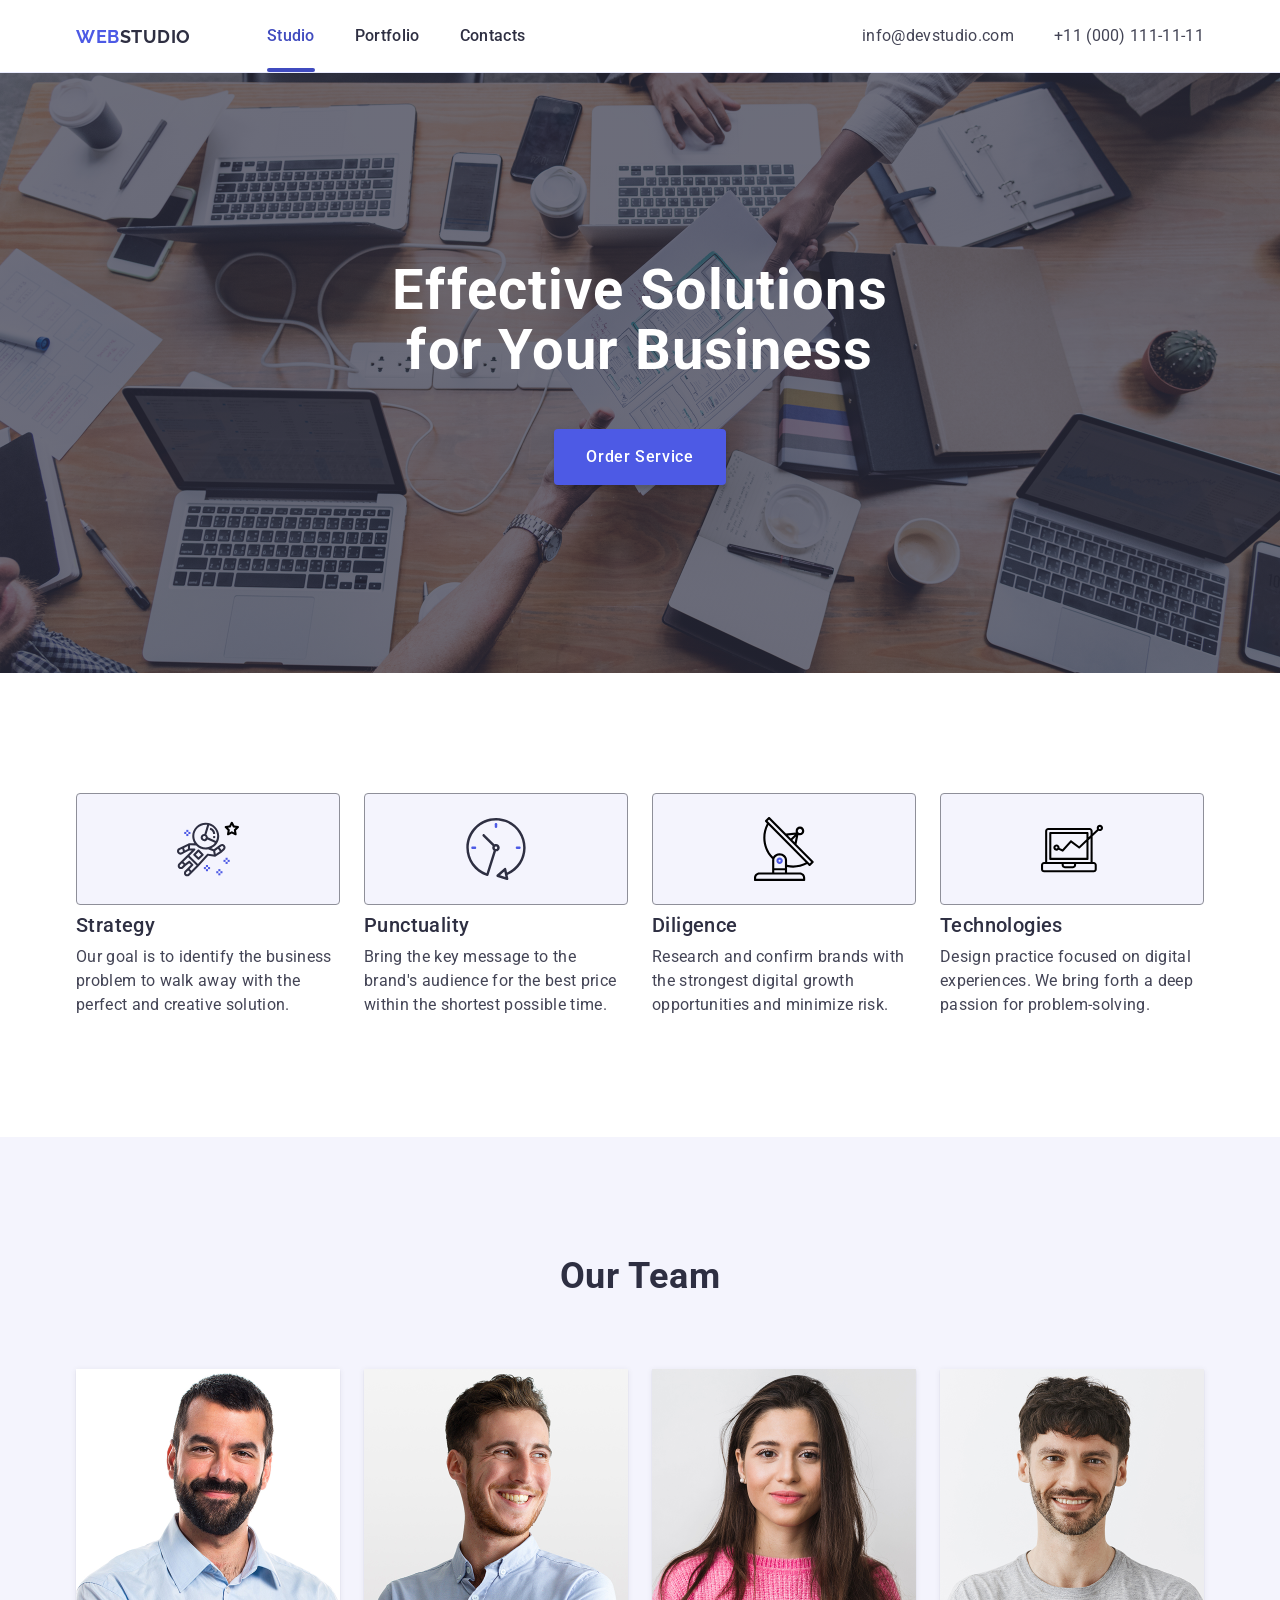
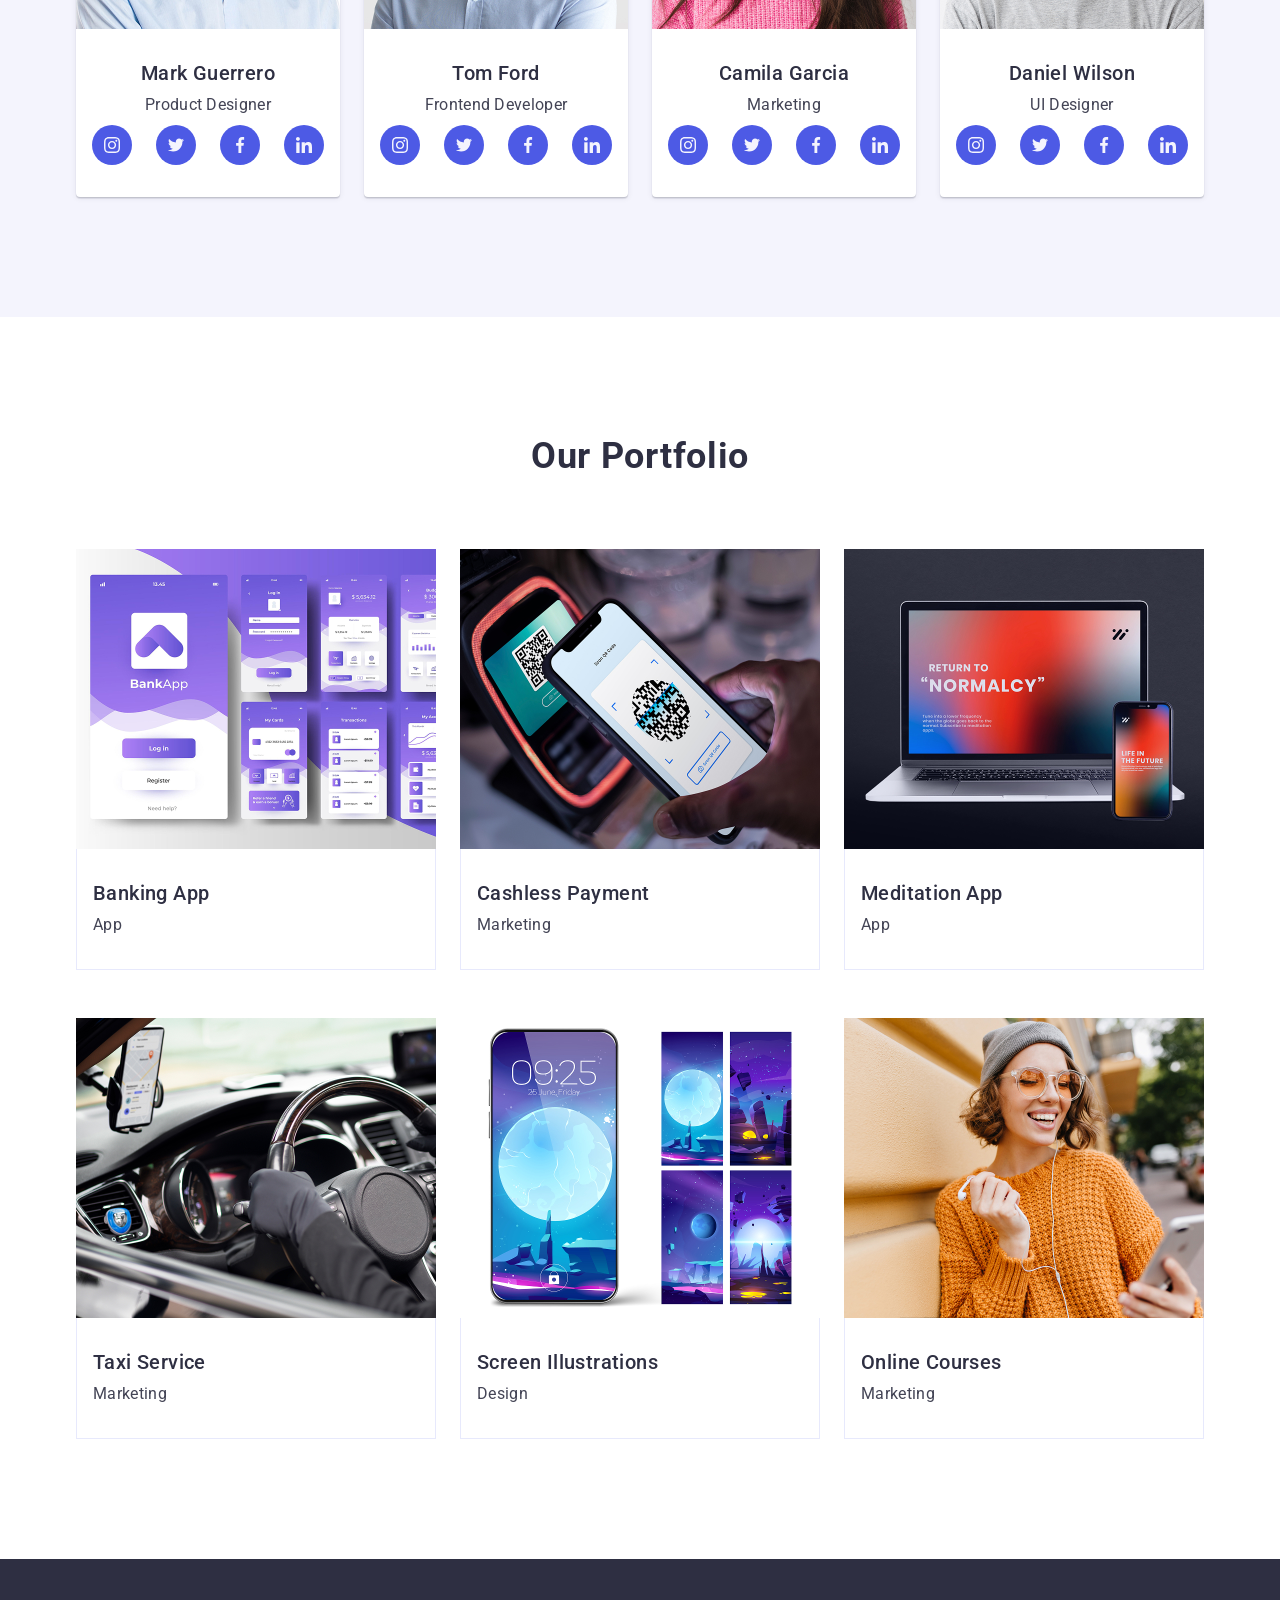
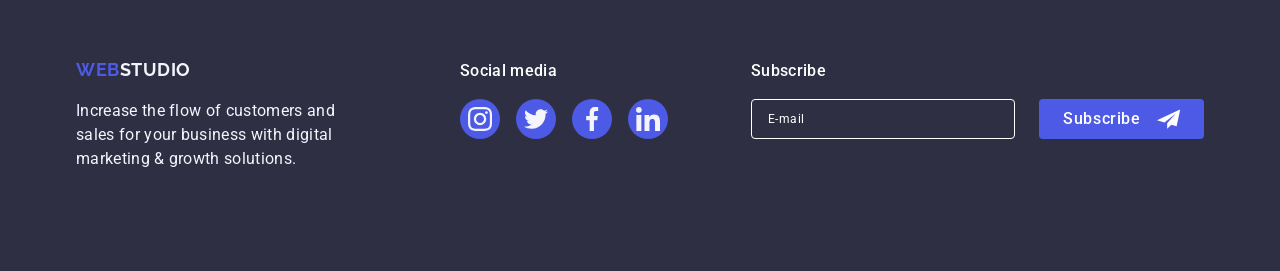
<file: index.html>
<!DOCTYPE html>
<html lang="en">
  <head>
    <meta charset="UTF-8" />
    <meta name="viewport" content="width=device-width, initial-scale=1.0" />
    <title>WebStudio is a company of effective business solutions</title>
    <link
      rel="stylesheet"
      href="https://cdnjs.cloudflare.com/ajax/libs/modern-normalize/3.0.1/modern-normalize.min.css"
    />
    <link rel="preconnect" href="https://fonts.googleapis.com" />
    <link rel="preconnect" href="https://fonts.gstatic.com" crossorigin />
    <link
      href="https://fonts.googleapis.com/css2?family=Raleway:wght@700&family=Roboto:wght@100..900&display=swap"
      rel="stylesheet"
    />
    <link rel="stylesheet" href="./css/styles.css" />
  </head>
  <body>
    <header class="header">
      <div class="container header-container">
        <a class="logo" href="./index.html"
          >Web<span class="header-logo">Studio</span></a
        >
        <!--Navigation-->
        <nav>
          <ul class="nav-menu">
            <li class="nav-menu-item">
              <a class="nav-link-item current" href="./index.html">Studio</a>
            </li>
            <li class="nav-menu-item">
              <a class="nav-link-item" href="#">Portfolio</a>
            </li>
            <li class="nav-menu-item">
              <a class="nav-link-item" href="#">Contacts</a>
            </li>
          </ul>
        </nav>
        <!--Contact info-->
        <address class="contact-wrapper">
          <ul class="contact-list">
            <li class="contact-item">
              <a class="contact-link" href="mailto:info@devstudio.com"
                >info@devstudio.com</a
              >
            </li>
            <li class="contact-item">
              <a class="contact-link" href="tel:+110001111111"
                >+11 (000) 111-11-11</a
              >
            </li>
          </ul>
        </address>
      </div>
    </header>
    <main>
      <!--Hero section -->
      <section class="section hero-section">
        <div class="container">
          <h1 class="hero-title">Effective Solutions for Your Business</h1>
          <button class="hero-button" type="button" data-modal-open>
            Order Service
          </button>
        </div>
      </section>
      <!--section 2-->
      <section class="section features-section">
        <div class="container">
          <h2 class="section-title visually-hidden">Our Features</h2>
          <ul class="features-list">
            <li class="features-item">
              <div class="icon-wrapper">
                <svg width="64" height="64">
                  <use href="./images/icons.svg#icon-astronaut"></use>
                </svg>
              </div>
              <h3 class="features-subtitle">Strategy</h3>
              <p class="features-text">
                Our goal is to identify the business problem to walk away with
                the perfect and creative solution.
              </p>
            </li>
            <li class="features-item">
              <div class="icon-wrapper">
                <svg width="64" height="64">
                  <use href="./images/icons.svg#icon-clock"></use>
                </svg>
              </div>
              <h3 class="features-subtitle">Punctuality</h3>
              <p class="features-text">
                Bring the key message to the brand's audience for the best price
                within the shortest possible time.
              </p>
            </li>
            <li class="features-item">
              <div class="icon-wrapper">
                <svg width="64" height="64">
                  <use href="./images/icons.svg#icon-group"></use>
                </svg>
              </div>
              <h3 class="features-subtitle">Diligence</h3>
              <p class="features-text">
                Research and confirm brands with the strongest digital growth
                opportunities and minimize risk.
              </p>
            </li>
            <li class="features-item">
              <div class="icon-wrapper">
                <svg width="64" height="64">
                  <use href="./images/icons.svg#icon-vector"></use>
                </svg>
              </div>
              <h3 class="features-subtitle">Technologies</h3>
              <p class="features-text">
                Design practice focused on digital experiences. We bring forth a
                deep passion for problem-solving.
              </p>
            </li>
          </ul>
        </div>
      </section>
      <!--section 3-->
      <section class="section team-section">
        <div class="container">
          <h2 class="section-title">Our Team</h2>
          <ul class="team-list">
            <li class="team-card">
              <img
                class="team-image"
                src="./images/team-card1.jpg"
                alt="Mark Guerrero"
                width="264"
                height="260"
              />
              <div class="team-wrapper">
                <h3 class="team-subtitle">Mark Guerrero</h3>
                <p class="team-text">Product Designer</p>
                <ul class="social-links-list">
                  <li class="social-link-item">
                    <a
                      href="https://www.instagram.com/"
                      target="_blank"
                      class="social-link"
                    >
                      <svg class="social-icon" width="16" height="16">
                        <use href="./images/icons.svg#icon-instagram"></use>
                      </svg>
                    </a>
                  </li>
                  <li class="social-link-item">
                    <a
                      href="https://www.twitter.com/"
                      target="_blank"
                      class="social-link"
                    >
                      <svg class="social-icon" width="16" height="16">
                        <use href="./images/icons.svg#icon-twitter"></use>
                      </svg>
                    </a>
                  </li>
                  <li class="social-link-item">
                    <a
                      href="https://www.facebook.com/"
                      target="_blank"
                      class="social-link"
                    >
                      <svg class="social-icon" width="16" height="16">
                        <use href="./images/icons.svg#icon-facebook"></use>
                      </svg>
                    </a>
                  </li>
                  <li class="social-link-item">
                    <a
                      href="https://www.facebook.com/"
                      target="_blank"
                      class="social-link"
                    >
                      <svg class="social-icon" width="16" height="16">
                        <use href="./images/icons.svg#icon-linkedin"></use>
                      </svg>
                    </a>
                  </li>
                </ul>
              </div>
            </li>
            <li class="team-card">
              <img
                class="team-image"
                src="./images/team-card2.jpg"
                alt="Tom Ford"
                width="264"
                height="260"
              />
              <div class="team-wrapper">
                <h3 class="team-subtitle">Tom Ford</h3>
                <p class="team-text">Frontend Developer</p>
                <ul class="social-links-list">
                  <li class="social-link-item">
                    <a
                      href="https://www.instagram.com/"
                      target="_blank"
                      class="social-link"
                    >
                      <svg class="social-icon" width="16" height="16">
                        <use href="./images/icons.svg#icon-instagram"></use>
                      </svg>
                    </a>
                  </li>
                  <li class="social-link-item">
                    <a
                      href="https://www.twitter.com/"
                      target="_blank"
                      class="social-link"
                    >
                      <svg class="social-icon" width="16" height="16">
                        <use href="./images/icons.svg#icon-twitter"></use>
                      </svg>
                    </a>
                  </li>
                  <li class="social-link-item">
                    <a
                      href="https://www.facebook.com/"
                      target="_blank"
                      class="social-link"
                    >
                      <svg class="social-icon" width="16" height="16">
                        <use href="./images/icons.svg#icon-facebook"></use>
                      </svg>
                    </a>
                  </li>
                  <li class="social-link-item">
                    <a
                      href="https://www.facebook.com/"
                      target="_blank"
                      class="social-link"
                    >
                      <svg class="social-icon" width="16" height="16">
                        <use href="./images/icons.svg#icon-linkedin"></use>
                      </svg>
                    </a>
                  </li>
                </ul>
              </div>
            </li>
            <li class="team-card">
              <img
                class="team-image"
                src="./images/team-card3.jpg"
                alt="Camila Garcia"
                width="264"
                height="260"
              />
              <div class="team-wrapper">
                <h3 class="team-subtitle">Camila Garcia</h3>
                <p class="team-text">Marketing</p>
                <ul class="social-links-list">
                  <li class="social-link-item">
                    <a
                      href="https://www.instagram.com/"
                      target="_blank"
                      class="social-link"
                    >
                      <svg class="social-icon" width="16" height="16">
                        <use href="./images/icons.svg#icon-instagram"></use>
                      </svg>
                    </a>
                  </li>
                  <li class="social-link-item">
                    <a
                      href="https://www.twitter.com/"
                      target="_blank"
                      class="social-link"
                    >
                      <svg class="social-icon" width="16" height="16">
                        <use href="./images/icons.svg#icon-twitter"></use>
                      </svg>
                    </a>
                  </li>
                  <li class="social-link-item">
                    <a
                      href="https://www.facebook.com/"
                      target="_blank"
                      class="social-link"
                    >
                      <svg class="social-icon" width="16" height="16">
                        <use href="./images/icons.svg#icon-facebook"></use>
                      </svg>
                    </a>
                  </li>
                  <li class="social-link-item">
                    <a
                      href="https://www.facebook.com/"
                      target="_blank"
                      class="social-link"
                    >
                      <svg class="social-icon" width="16" height="16">
                        <use href="./images/icons.svg#icon-linkedin"></use>
                      </svg>
                    </a>
                  </li>
                </ul>
              </div>
            </li>
            <li class="team-card">
              <img
                class="team-image"
                src="./images/team-card4.jpg"
                alt="Daniel Wilson"
                width="264"
                height="260"
              />
              <div class="team-wrapper">
                <h3 class="team-subtitle">Daniel Wilson</h3>
                <p class="team-text">UI Designer</p>
                <ul class="social-links-list">
                  <li class="social-link-item">
                    <a
                      href="https://www.instagram.com/"
                      target="_blank"
                      class="social-link"
                    >
                      <svg class="social-icon" width="16" height="16">
                        <use href="./images/icons.svg#icon-instagram"></use>
                      </svg>
                    </a>
                  </li>
                  <li class="social-link-item">
                    <a
                      href="https://www.twitter.com/"
                      target="_blank"
                      class="social-link"
                    >
                      <svg class="social-icon" width="16" height="16">
                        <use href="./images/icons.svg#icon-twitter"></use>
                      </svg>
                    </a>
                  </li>
                  <li class="social-link-item">
                    <a
                      href="https://www.facebook.com/"
                      target="_blank"
                      class="social-link"
                    >
                      <svg class="social-icon" width="16" height="16">
                        <use href="./images/icons.svg#icon-facebook"></use>
                      </svg>
                    </a>
                  </li>
                  <li class="social-link-item">
                    <a
                      href="https://www.facebook.com/"
                      target="_blank"
                      class="social-link"
                    >
                      <svg class="social-icon" width="16" height="16">
                        <use href="./images/icons.svg#icon-linkedin"></use>
                      </svg>
                    </a>
                  </li>
                </ul>
              </div>
            </li>
          </ul>
        </div>
      </section>
      <!--section 4-->
      <section class="section portfolio-section">
        <div class="container">
          <h2 class="section-title">Our Portfolio</h2>
          <ul class="portfolio-list">
            <li class="portfolio-card">
              <a class="portfolio-link" href="#">
                <div class="portfolio-img-wrapper">
                  <img
                    src="./images/portfolio1.jpg"
                    alt="Bank app"
                    width="360"
                  />
                  <div class="portfolio-overlay">
                    <p>
                      14 Stylish and User-Friendly App Design Concepts · Task
                      Manager App · Calorie Tracker App · Exotic Fruit Ecommerce
                      App · Cloud Storage App
                    </p>
                  </div>
                </div>
                <div class="portfolio-wrapper">
                  <h3 class="portfolio-subtitle">Banking App</h3>
                  <p class="portfolio-text">App</p>
                </div>
              </a>
            </li>
            <li class="portfolio-card">
              <a class="portfolio-link" href="#">
                <div class="portfolio-img-wrapper">
                  <img
                    src="./images/portfolio2.jpg"
                    alt="Cashless payment"
                    width="360"
                  />
                  <div class="portfolio-overlay">
                    <p class="overlay-text">
                      14 Stylish and User-Friendly App Design Concepts · Task
                      Manager App · Calorie Tracker App · Exotic Fruit Ecommerce
                      App · Cloud Storage App
                    </p>
                  </div>
                </div>
                <div class="portfolio-wrapper">
                  <h3 class="portfolio-subtitle">Cashless Payment</h3>
                  <p class="portfolio-text">Marketing</p>
                </div>
              </a>
            </li>
            <li class="portfolio-card">
              <a class="portfolio-link" href="#">
                <div class="portfolio-img-wrapper">
                  <img
                    src="./images/portfolio3.jpg"
                    alt="Macbook and phone"
                    width="360"
                  />
                  <div class="portfolio-overlay">
                    <p class="overlay-text">
                      14 Stylish and User-Friendly App Design Concepts · Task
                      Manager App · Calorie Tracker App · Exotic Fruit Ecommerce
                      App · Cloud Storage App
                    </p>
                  </div>
                </div>
                <div class="portfolio-wrapper">
                  <h3 class="portfolio-subtitle">Meditation App</h3>
                  <p class="portfolio-text">App</p>
                </div>
              </a>
            </li>
            <li class="portfolio-card">
              <a class="portfolio-link" href="#">
                <div class="portfolio-img-wrapper">
                  <img
                    src="./images/portfolio4.jpg"
                    alt="Taxi service"
                    width="360"
                  />
                  <div class="portfolio-overlay">
                    <p class="overlay-text">
                      14 Stylish and User-Friendly App Design Concepts · Task
                      Manager App · Calorie Tracker App · Exotic Fruit Ecommerce
                      App · Cloud Storage App
                    </p>
                  </div>
                </div>
                <div class="portfolio-wrapper">
                  <h3 class="portfolio-subtitle">Taxi Service</h3>
                  <p class="portfolio-text">Marketing</p>
                </div>
              </a>
            </li>
            <li class="portfolio-card">
              <a class="portfolio-link" href="#">
                <div class="portfolio-img-wrapper">
                  <img
                    src="./images/portfolio5.jpg"
                    alt="Phone screen illustrations"
                    width="360"
                  />
                  <div class="portfolio-overlay">
                    <p class="overlay-text">
                      14 Stylish and User-Friendly App Design Concepts · Task
                      Manager App · Calorie Tracker App · Exotic Fruit Ecommerce
                      App · Cloud Storage App
                    </p>
                  </div>
                </div>
                <div class="portfolio-wrapper">
                  <h3 class="portfolio-subtitle">Screen Illustrations</h3>
                  <p class="portfolio-text">Design</p>
                </div>
              </a>
            </li>
            <li class="portfolio-card">
              <a class="portfolio-link" href="#">
                <div class="portfolio-img-wrapper">
                  <img
                    src="./images/portfolio6.jpg"
                    alt="Girl with telephone"
                    width="360"
                  />
                  <div class="portfolio-overlay">
                    <p class="overlay-text">
                      14 Stylish and User-Friendly App Design Concepts · Task
                      Manager App · Calorie Tracker App · Exotic Fruit Ecommerce
                      App · Cloud Storage App
                    </p>
                  </div>
                </div>
                <div class="portfolio-wrapper">
                  <h3 class="portfolio-subtitle">Online Courses</h3>
                  <p class="portfolio-text">Marketing</p>
                </div>
              </a>
            </li>
          </ul>
        </div>
      </section>
    </main>
    <footer class="footer">
      <div class="container">
        <div class="footer-content">
          <div class="footer-wrapper">
            <a class="logo logo-bottom" href="./index.html"
              >Web<span class="footer-logo">Studio</span></a
            >
            <p class="footer-text">
              Increase the flow of customers and sales for your business with
              digital marketing & growth solutions.
            </p>
          </div>
          <div class="footer-container">
            <p class="footer-social-text">Social media</p>
            <ul class="social-links-list">
              <li class="social-link-item">
                <a
                  href="https://www.instagram.com/"
                  target="_blank"
                  class="social-link"
                >
                  <svg class="social-icon" width="24" height="24">
                    <use href="./images/icons.svg#icon-instagram"></use>
                  </svg>
                </a>
              </li>
              <li class="social-link-item">
                <a
                  href="https://www.twitter.com/"
                  target="_blank"
                  class="social-link"
                >
                  <svg class="social-icon" width="24" height="24">
                    <use href="./images/icons.svg#icon-twitter"></use>
                  </svg>
                </a>
              </li>
              <li class="social-link-item">
                <a
                  href="https://www.facebook.com/"
                  target="_blank"
                  class="social-link"
                >
                  <svg class="social-icon" width="24" height="24">
                    <use href="./images/icons.svg#icon-facebook"></use>
                  </svg>
                </a>
              </li>
              <li class="social-link-item">
                <a
                  href="https://www.facebook.com/"
                  target="_blank"
                  class="social-link"
                >
                  <svg class="social-icon" width="24" height="24">
                    <use href="./images/icons.svg#icon-linkedin"></use>
                  </svg>
                </a>
              </li>
            </ul>
          </div>
          <div class="subscribe-form-wrapper">
            <p class="footer-social-text subscribe-form-text">Subscribe</p>
            <form class="subscribe-form" name="subscribe_form">
              <label class="visually-hidden" for="subscribe-email">
                Email
              </label>
              <input
                type="email"
                id="subscribe-email"
                class="subscribe-form-input"
                name="subscribe-email"
                placeholder="E-mail"
              />
              <button class="subscribe-form-button" type="submit">
                Subscribe<svg
                  class="subscribe-form-icon"
                  width="24"
                  height="24"
                >
                  <use href="./images/icons.svg#icon-subscribe"></use>
                </svg>
              </button>
            </form>
          </div>
        </div>
      </div>
    </footer>

    <!-- Modal window -->
    <div class="hero-backdrop" data-modal>
      <div class="hero-modal">
        <form class="contact-form" name="contact-form">
          <button type="button" class="modal-close-button" data-modal-close>
            <svg class="modal-close-icon" width="8" height="8">
              <use href="./images/icons.svg#icon-close"></use>
            </svg>
          </button>
          <p class="contact-form-text">
            Leave your contacts and we will call you back
          </p>
          <div class="contact-form-field">
            <label class="contact-form-label" for="input-name">Name</label>
            <div class="contact-form-wrapper">
              <input
                class="contact-form-input"
                id="input-name"
                type="text"
                name="username"
              /><svg class="contact-form-icon" width="18" height="24">
                <use href="./images/icons.svg#icon-person"></use>
              </svg>
            </div>
          </div>
          <div class="contact-form-field">
            <label class="contact-form-label" for="input-phone">Phone</label>
            <div class="contact-form-wrapper">
              <input
                class="contact-form-input"
                id="input-phone"
                type="tel"
                name="user_phone"
              /><svg class="contact-form-icon" width="18" height="24">
                <use href="./images/icons.svg#icon-phone"></use>
              </svg>
            </div>
          </div>
          <div class="contact-form-field">
            <label class="contact-form-label" for="input-email">Email</label>
            <div class="contact-form-wrapper">
              <input
                class="contact-form-input"
                id="input-email"
                type="email"
                name="user_email"
              /><svg class="contact-form-icon" width="18" height="24">
                <use href="./images/icons.svg#icon-email"></use>
              </svg>
            </div>
          </div>
          <div class="contact-form-field textarea-field">
            <label class="contact-form-label" for="textarea-comment"
              >Comment</label
            >
            <textarea
              class="contact-form-textarea"
              id="textarea-comment"
              name="user-comment"
              rows="8"
              placeholder="Text input"
            ></textarea>
          </div>
          <div class="checkbox-field">
            <input
              class="contact-form-checkbox visually-hidden"
              id="input-checkbox"
              type="checkbox"
              name="policy-checkbox"
            />
            <label class="checkbox-label" for="input-checkbox"
              ><span class="custom-checkbox"
                ><svg class="custom-checkbox-icon" width="10" height="8">
                  <use
                    href="./images/icons.svg#icon-checkmark"
                  ></use></svg></span
              >I accept the terms and conditions of the
              <a class="privacy-policy-link" href="#">Privacy Policy</a>
            </label>
          </div>
          <button type="submit" class="hero-button">Send</button>
        </form>
      </div>
    </div>
    <script src="./js/modal.js"></script>
  </body>
</html>
</file>
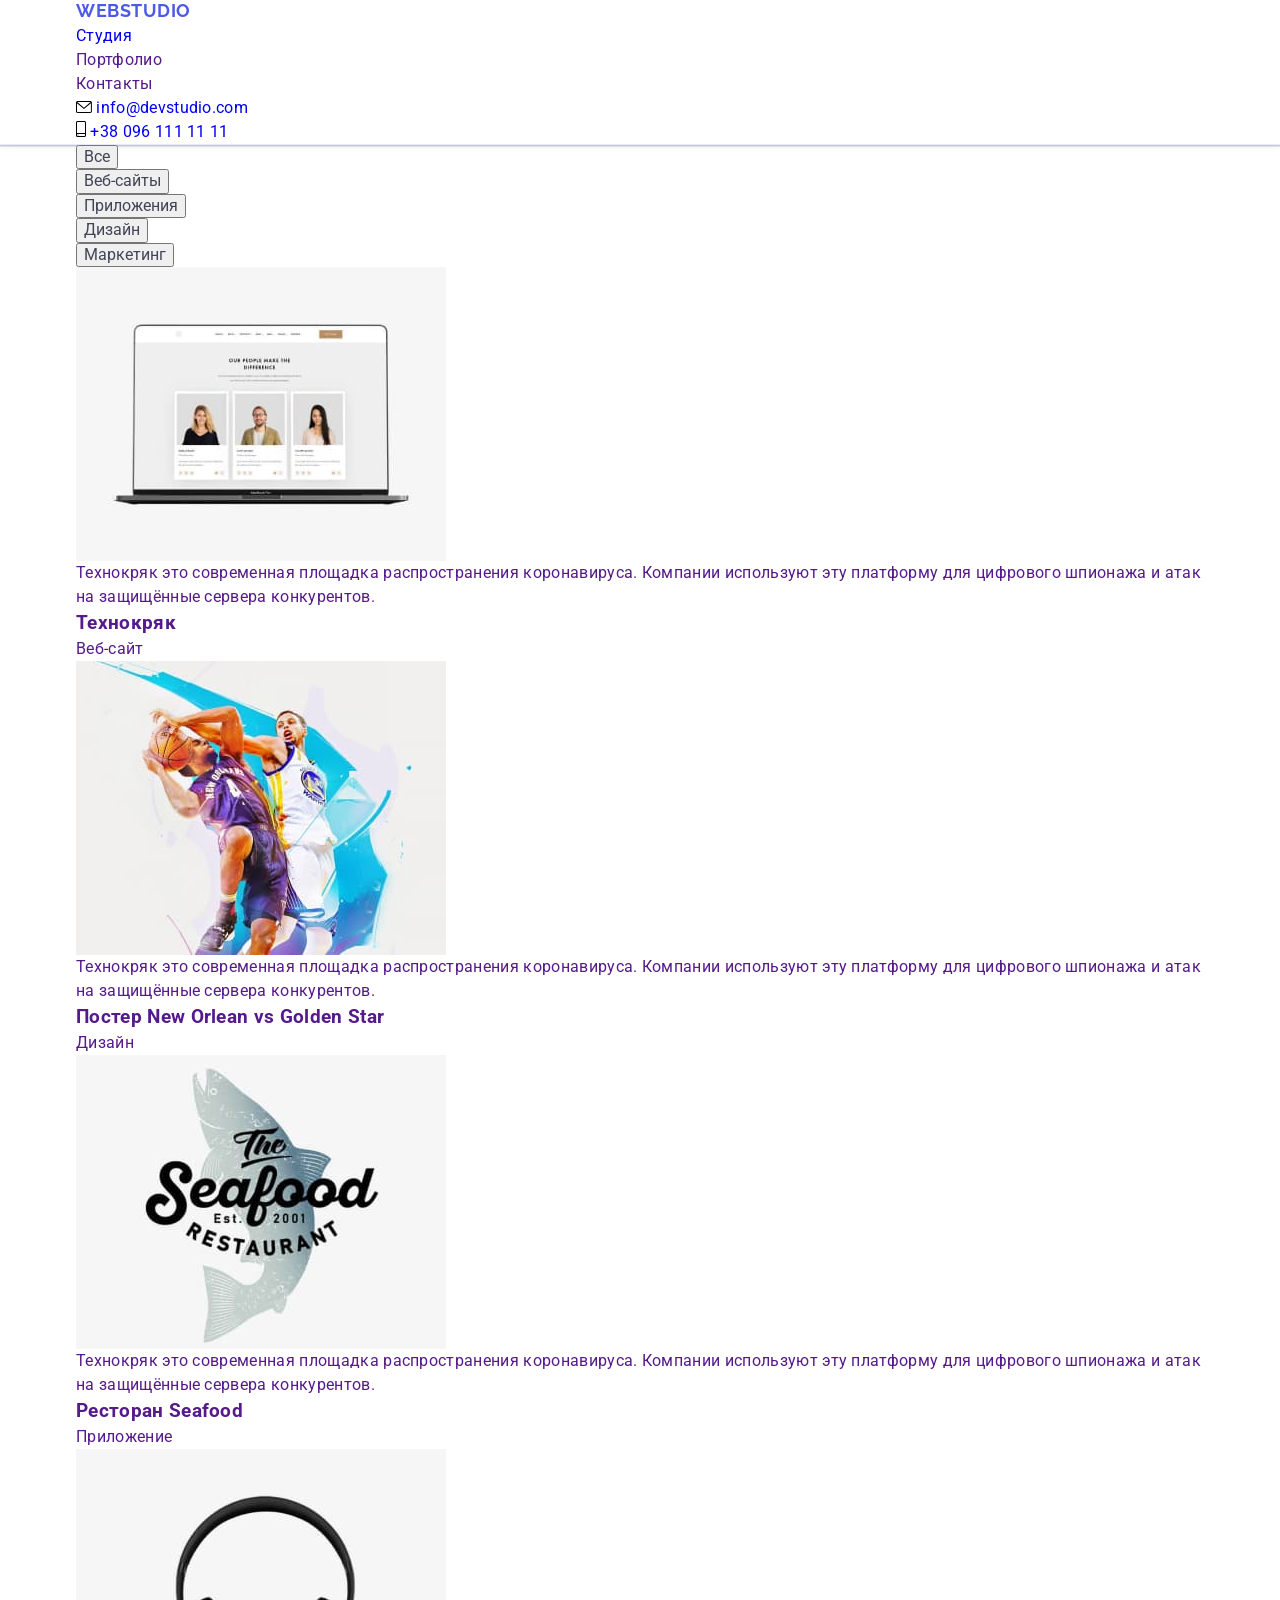
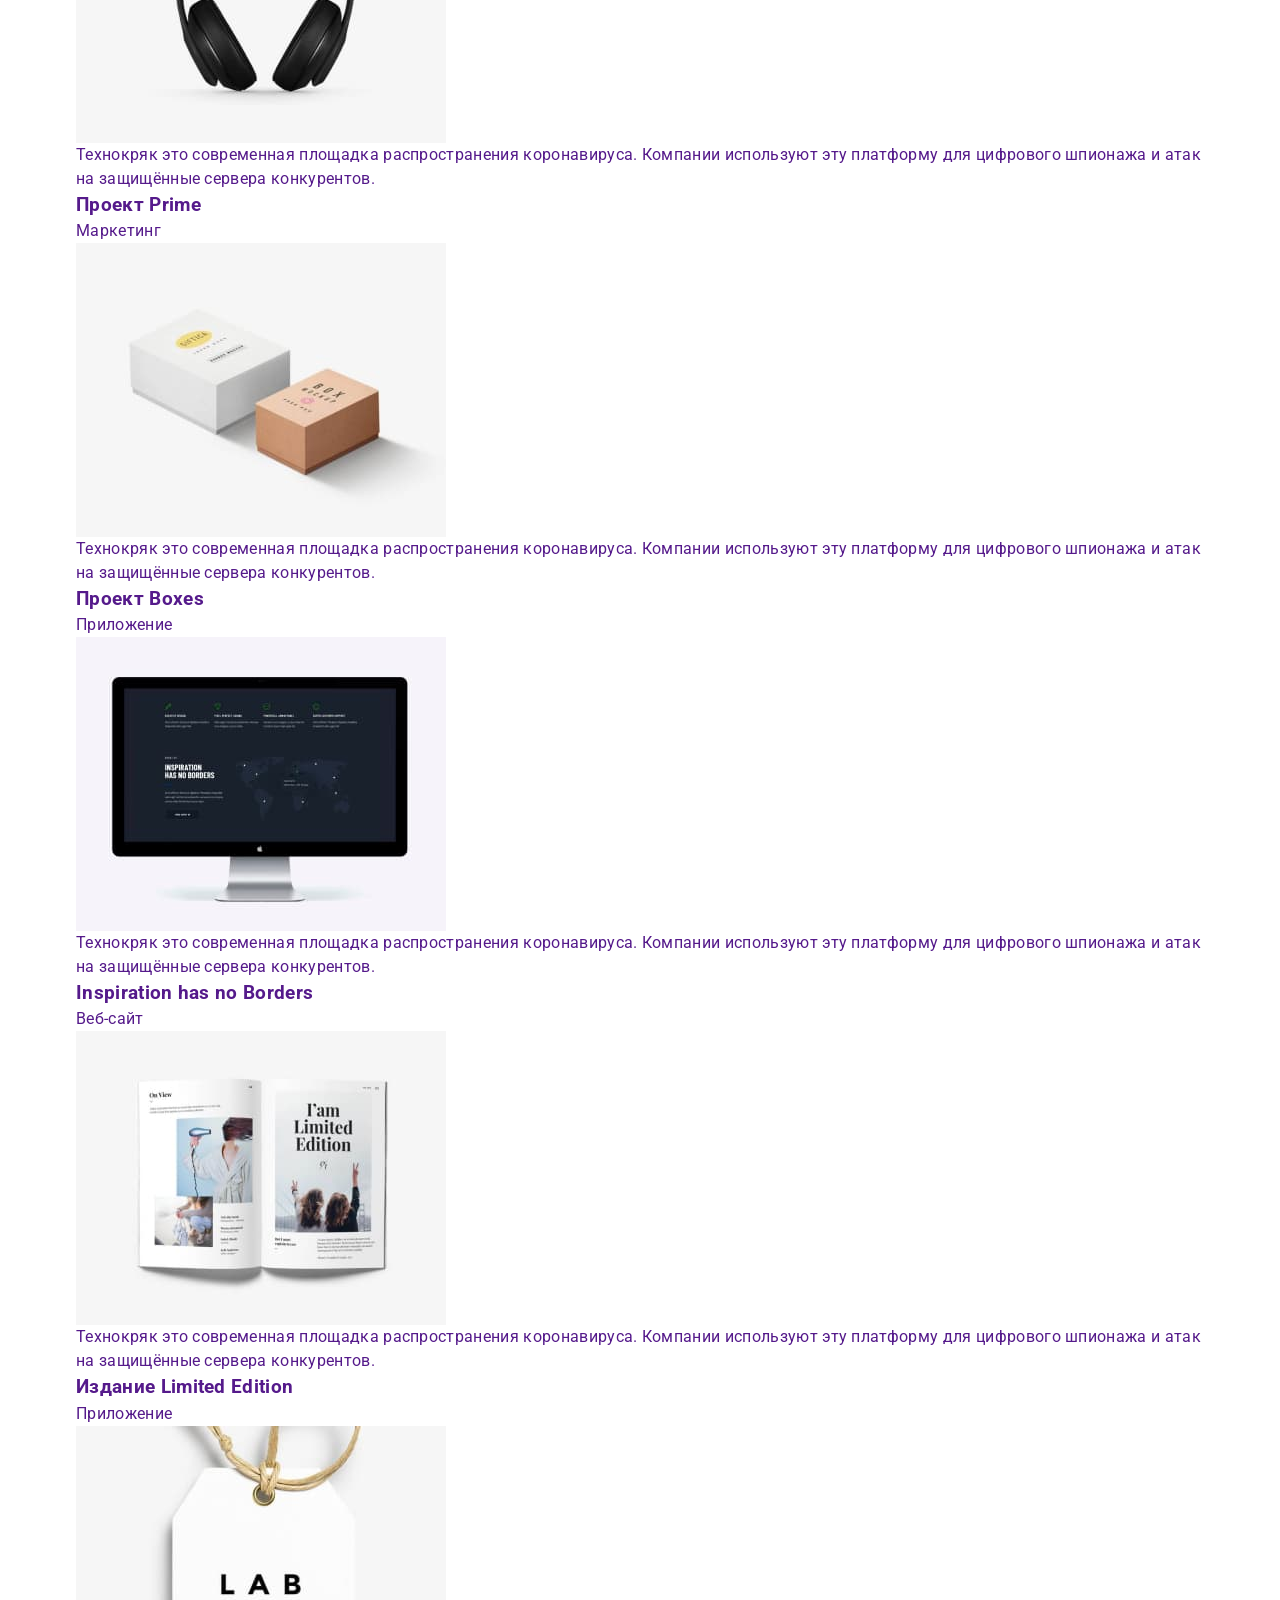
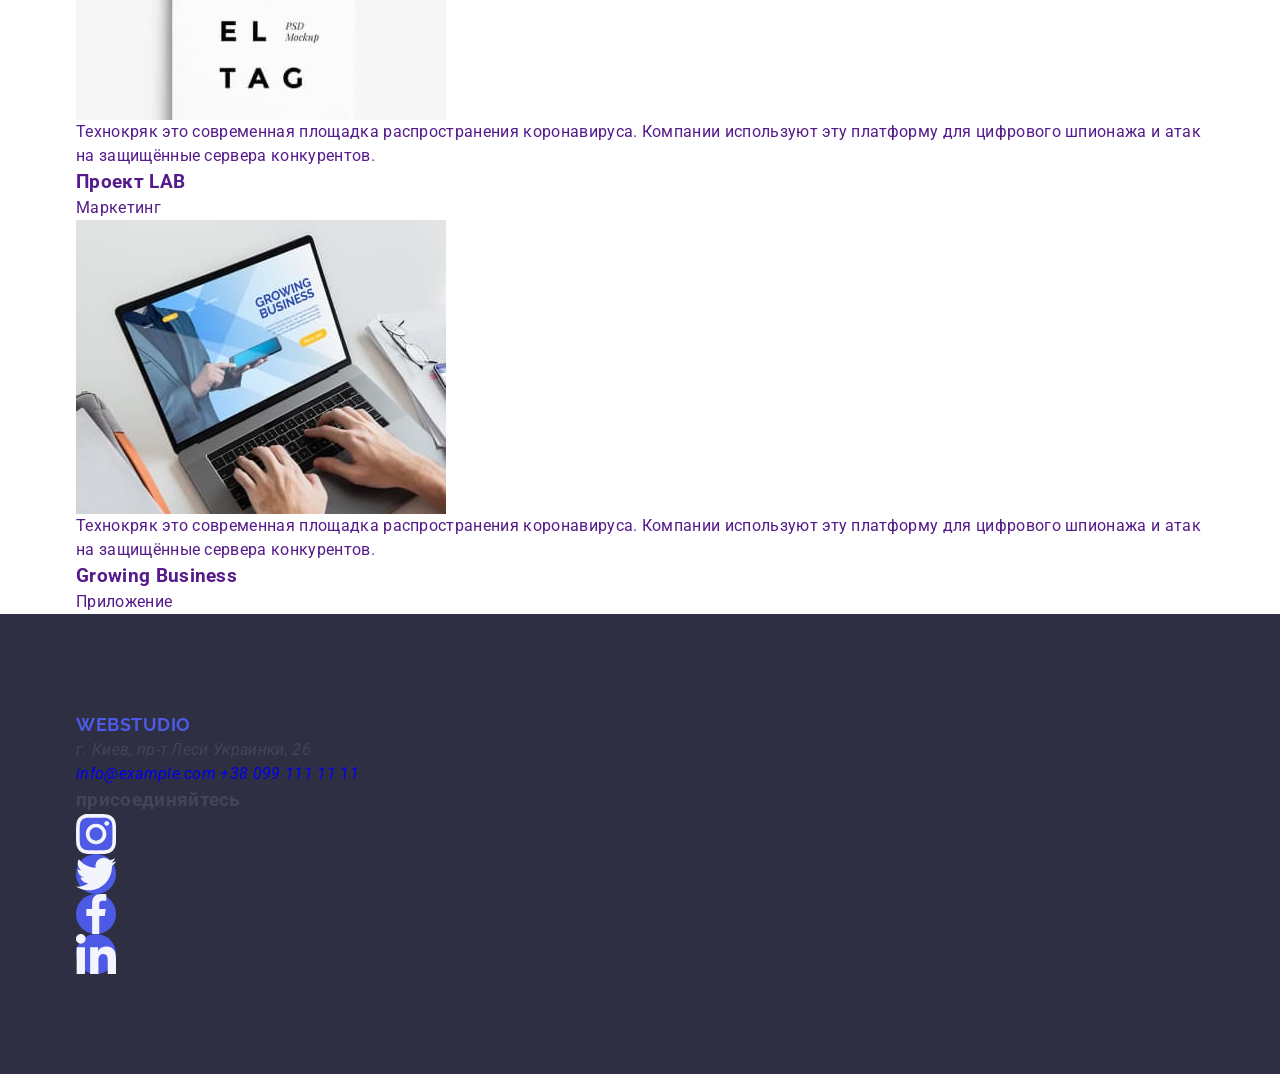
<file: portfolio.html>
<!DOCTYPE html>
<html lang="en">
  <head>
    <meta charset="UTF-8" />
    <meta http-equiv="X-UA-Compatible" content="IE=edge" />
    <meta name="viewport" content="width=device-width, initial-scale=1.0" />
    <title>Portfolio</title>
    <link
      rel="stylesheet"
      href="https://cdnjs.cloudflare.com/ajax/libs/modern-normalize/1.0.0/modern-normalize.min.css"
    />
    <link rel="stylesheet" href="./css/styles.css" />
    <link rel="preconnect" href="https://fonts.gstatic.com" />
    <link
      href="https://fonts.googleapis.com/css2?family=Raleway:wght@700&family=Roboto:wght@400;500;700;900&display=swap"
      rel="stylesheet"
    />
  </head>
  <body>
    <header class="header">
      <div class="container main-nav">
        <nav class="nav-container">
          <a href="" class="logo">Web<span class="logo-header">Studio</span></a>

          <ul class="site-nav list">
            <li class="site-nav-item">
              <a href="./index.html" class="link">Студия</a>
            </li>
            <li class="site-nav-item">
              <a href="" class="link current">Портфолио</a>
            </li>
            <li class="site-nav-item"><a href="" class="link">Контакты</a></li>
          </ul>
        </nav>
        <ul class="auth-nav list">
          <li class="auth-nav-item">
            <a href="mailto:info@devstudio.com" class="link"
              ><svg class="contact-icon" width="16" height="12">
                <use href="./images/sprite.svg#icon-envelope"></use>
              </svg>
              info@devstudio.com</a
            >
          </li>
          <li class="auth-nav-item">
            <a href="tel:+380961111111" class="link"
              ><svg class="contact-icon" width="10" height="16">
                <use href="./images/sprite.svg#icon-smartphone"></use>
              </svg>
              +38 096 111 11 11</a
            >
          </li>
        </ul>
      </div>
    </header>
    <main>
      <section class="section-projects">
        <div class="container">
          <ul class="projects-button list">
            <li class="project-button-item">
              <button type="button" class="button">Все</button>
            </li>
            <li class="project-button-item">
              <button type="button" class="button">Веб-сайты</button>
            </li>
            <li class="project-button-item">
              <button type="button" class="button">Приложения</button>
            </li>
            <li class="project-button-item">
              <button type="button" class="button">Дизайн</button>
            </li>
            <li class="project-button-item">
              <button type="button" class="button">Маркетинг</button>
            </li>
          </ul>
          <ul class="all-projects list">
            <li class="all-projects-item">
              <a href="" class="link">
                <div class="project-img">
                  <img
                    src="./images/img_project1.jpg"
                    alt="Ноутбук"
                    width="370"
                  />
                  <div class="projects-overlay">
                    <p class="projects-text">
                      Технокряк это современная площадка распространения
                      коронавируса. Компании используют эту платформу для
                      цифрового шпионажа и атак на защищённые сервера
                      конкурентов.
                    </p>
                  </div>
                </div>
                <div class="projects-card">
                  <h3 class="section-subtitle">Технокряк</h3>
                  <p class="section-projects-text">Веб-сайт</p>
                </div>
              </a>
            </li>
            <li class="all-projects-item">
              <a href="" class="link">
                <div class="project-img">
                  <img
                    src="./images/img_project2.jpg"
                    alt="Два парня"
                    width="370"
                  />
                  <div class="projects-overlay">
                    <p class="projects-text">
                      Технокряк это современная площадка распространения
                      коронавируса. Компании используют эту платформу для
                      цифрового шпионажа и атак на защищённые сервера
                      конкурентов.
                    </p>
                  </div>
                </div>
                <div class="projects-card">
                  <h3 class="section-subtitle">
                    Постер New Orlean vs Golden Star
                  </h3>
                  <p class="section-projects-text">Дизайн</p>
                </div>
              </a>
            </li>
            <li class="all-projects-item">
              <a href="" class="link">
                <div class="project-img">
                  <img
                    src="./images/img_project3.jpg"
                    alt="Надпись ресторана"
                    width="370"
                  />
                  <div class="projects-overlay">
                    <p class="projects-text">
                      Технокряк это современная площадка распространения
                      коронавируса. Компании используют эту платформу для
                      цифрового шпионажа и атак на защищённые сервера
                      конкурентов.
                    </p>
                  </div>
                </div>
                <div class="projects-card">
                  <h3 class="section-subtitle">Ресторан Seafood</h3>
                  <p class="section-projects-text">Приложение</p>
                </div>
              </a>
            </li>
            <li class="all-projects-item">
              <a href="" class="link">
                <div class="project-img">
                  <img
                    src="./images/img_project4.jpg"
                    alt="Наушники"
                    width="370"
                  />
                  <div class="projects-overlay">
                    <p class="projects-text">
                      Технокряк это современная площадка распространения
                      коронавируса. Компании используют эту платформу для
                      цифрового шпионажа и атак на защищённые сервера
                      конкурентов.
                    </p>
                  </div>
                </div>
                <div class="projects-card">
                  <h3 class="section-subtitle">Проект Prime</h3>
                  <p class="section-projects-text">Маркетинг</p>
                </div>
              </a>
            </li>
            <li class="all-projects-item">
              <a href="" class="link">
                <div class="project-img">
                  <img
                    src="./images/img_project5.jpg"
                    alt="Две коробки"
                    width="370"
                  />
                  <div class="projects-overlay">
                    <p class="projects-text">
                      Технокряк это современная площадка распространения
                      коронавируса. Компании используют эту платформу для
                      цифрового шпионажа и атак на защищённые сервера
                      конкурентов.
                    </p>
                  </div>
                </div>
                <div class="projects-card">
                  <h3 class="section-subtitle">Проект Boxes</h3>
                  <p class="section-projects-text">Приложение</p>
                </div>
              </a>
            </li>
            <li class="all-projects-item">
              <a href="" class="link">
                <div class="project-img">
                  <img
                    src="./images/img_project6.jpg"
                    alt="Компьютер"
                    width="370"
                  />
                  <div class="projects-overlay">
                    <p class="projects-text">
                      Технокряк это современная площадка распространения
                      коронавируса. Компании используют эту платформу для
                      цифрового шпионажа и атак на защищённые сервера
                      конкурентов.
                    </p>
                  </div>
                </div>
                <div class="projects-card">
                  <h3 class="section-subtitle">Inspiration has no Borders</h3>
                  <p class="section-projects-text">Веб-сайт</p>
                </div>
              </a>
            </li>
            <li class="all-projects-item">
              <a href="" class="link">
                <div class="project-img">
                  <img
                    src="./images/img_project7.jpg"
                    alt="Журнал"
                    width="370"
                  />
                  <div class="projects-overlay">
                    <p class="projects-text">
                      Технокряк это современная площадка распространения
                      коронавируса. Компании используют эту платформу для
                      цифрового шпионажа и атак на защищённые сервера
                      конкурентов.
                    </p>
                  </div>
                </div>
                <div class="projects-card">
                  <h3 class="section-subtitle">Издание Limited Edition</h3>
                  <p class="section-projects-text">Приложение</p>
                </div>
              </a>
            </li>
            <li class="all-projects-item">
              <a href="" class="link">
                <div class="project-img">
                  <img
                    src="./images/img_project8.jpg"
                    alt="Ярлык"
                    width="370"
                  />
                  <div class="projects-overlay">
                    <p class="projects-text">
                      Технокряк это современная площадка распространения
                      коронавируса. Компании используют эту платформу для
                      цифрового шпионажа и атак на защищённые сервера
                      конкурентов.
                    </p>
                  </div>
                </div>
                <div class="projects-card">
                  <h3 class="section-subtitle">Проект LAB</h3>
                  <p class="section-projects-text">Маркетинг</p>
                </div>
              </a>
            </li>
            <li class="all-projects-item">
              <a href="" class="link">
                <div class="project-img">
                  <img
                    src="./images/img_project9.jpg"
                    alt="Ноутбук"
                    width="370"
                  />
                  <div class="projects-overlay">
                    <p class="projects-text">
                      Технокряк это современная площадка распространения
                      коронавируса. Компании используют эту платформу для
                      цифрового шпионажа и атак на защищённые сервера
                      конкурентов.
                    </p>
                  </div>
                </div>
                <div class="projects-card">
                  <h3 class="section-subtitle">Growing Business</h3>
                  <p class="section-projects-text">Приложение</p>
                </div>
              </a>
            </li>
          </ul>
        </div>
      </section>
    </main>
    <footer class="footer">
      <div class="container footer-container">
        <div class="address-footer">
          <a href="" class="logo">Web<span class="logo-footer">Studio</span></a>
          <address class="address">
            <span class="address-details">г. Киев, пр-т Леси Украинки, 26</span
            ><br />
            <div class="contact-details">
              <a href="info@example.com" class="link">info@example.com</a>
              <a href="+380991111111" class="link">+38 099 111 11 11</a>
            </div>
          </address>
        </div>
        <div class="footer-social-links">
          <h3 class="footer-title">присоединяйтесь</h3>
          <ul class="social-links-footer list">
            <li class="social-links-item">
              <a href="#" class="social-link footer-social-link">
                <svg class="social-icon">
                  <use href="./images/sprite.svg#icon-instagram"></use>
                </svg>
              </a>
            </li>
            <li class="social-links-item">
              <a href="#" class="social-link footer-social-link">
                <svg class="social-icon">
                  <use href="./images/sprite.svg#icon-twitter"></use>
                </svg>
              </a>
            </li>
            <li class="social-links-item">
              <a href="#" class="social-link footer-social-link">
                <svg class="social-icon">
                  <use href="./images/sprite.svg#icon-facebook"></use>
                </svg>
              </a>
            </li>
            <li class="social-links-item">
              <a href="#" class="social-link footer-social-link">
                <svg class="social-icon">
                  <use href="./images/sprite.svg#icon-linkedin"></use>
                </svg>
              </a>
            </li>
          </ul>
        </div>
      </div>
    </footer>
    <script src="./js/modal.js"></script>
  </body>
</html>
</file>
<file: css/styles.css>
body {
  background-color: #fff;
  color: #434455;
  font-family: 'Roboto', sans-serif;
  font-size: 16px;
  font-weight: 400;
  letter-spacing: 0.02em;
  line-height: 1.5;
}

h1,
h2,
h3,
h4,
h5,
h6 {
  margin-top: 0;
  margin-bottom: 0;
  font-family: 'Roboto', sans-serif;
}

p {
  margin: 0;
  padding: 0;
}

ul,
ol {
  margin-top: 0;
  margin-bottom: 0;
  padding-left: 0;
  list-style-type: none;
}

a {
  text-decoration: none;
}

img {
  display: block;
  max-width: 100%;
}

button {
  color: currentColor;
  font-family: inherit;
}

header {
  border-bottom: 1px solid #e7e9fc;
  box-shadow:
    0px 1px 6px 0px rgba(46, 47, 66, 0.08),
    0px 1px 1px 0px rgba(46, 47, 66, 0.16),
    0px 2px 1px 0px rgba(46, 47, 66, 0.08);
}

.section {
  padding: 120px 0;
}

.container {
  max-width: 1158px;
  margin: 0 auto;
  padding: 0 15px;
}

/* Header section */

.logo {
  margin-right: 76px;
  padding-top: 24px;
  padding-bottom: 24px;
  text-transform: uppercase;
  color: #4d5ae5;
  font-family: 'Raleway', sans-serif;
  font-size: 18px;
  font-weight: 700;
  letter-spacing: 0.03em;
  line-height: 1.167;
}

.header-logo {
  color: #2e2f42;
}

.header-container {
  display: flex;
  align-items: center;
}

.nav-menu {
  display: flex;
}

.nav-menu-item:not(:last-child),
.contact-item:not(:last-child) {
  margin-right: 40px;
}

.nav-link-item {
  position: relative;
  display: flex;
  padding: 24px 0;
  color: #2e2f42;
  font-weight: 500;
  transition-property: color;
  transition-duration: 250ms;
  transition-timing-function: cubic-bezier(0.4, 0, 0.2, 1);
}

.nav-link-item::after {
  position: absolute;
  left: 0;
  bottom: 0;
  content: '';
  width: 100%;
  height: 4px;
  background-color: #404bbf;
  border-radius: 2px;
  transform: scaleX(0);
  transform-origin: left;
  transition-property: transform;
  transition-timing-function: cubic-bezier(0.4, 0, 0.2, 1);
  transition-duration: 250ms;
}

.nav-link-item.current,
.nav-link-item:hover,
.nav-link-item:focus {
  color: #404bbf;
}

.nav-link-item.current:after,
.nav-link-item:hover::after,
.nav-link-item:focus::after,
.nav-link-item:active::after {
  transform: scaleX(1);
}

.nav-link-item.current {
  color: #404bbf;
}

.contact-wrapper {
  margin-left: auto;
}

.contact-list {
  display: flex;
  justify-content: flex-end;
  margin-left: auto;
}

.contact-item {
  display: flex;
}

.contact-link {
  color: #434455;
  font-style: normal;
  transition-property: color;
  transition-duration: 250ms;
  transition-timing-function: cubic-bezier(0.4, 0, 0.2, 1);
}

.contact-link:hover,
.contact-link:focus {
  color: #404bbf;
}

/* Hero section */

.hero-section {
  min-height: 600px;
  max-width: 1440px;
  margin: 0 auto;
  padding-top: 188px;
  padding-bottom: 188px;
  text-align: center;
  background-image:
    linear-gradient(to bottom, rgba(46, 47, 66, 0.7), rgba(46, 47, 66, 0.7)),
    url(../images/hero-img.jpg);
  background-repeat: no-repeat;
  background-position: center center;
  background-size: cover;
  background-color: #2e2f42;
}

.hero-title {
  max-width: 496px;
  margin-bottom: 48px;
  margin-left: auto;
  margin-right: auto;
  color: #fff;
  font-size: 56px;
  font-weight: 700;
  letter-spacing: 0.02em;
  line-height: 1.07;
}

.hero-button {
  min-width: 169px;
  height: 56px;
  margin: 0 auto;
  padding: 16px 32px;
  background-color: #4d5ae5;
  border-radius: 4px;
  border: none;
  box-shadow: 0px 4px 4px 0px rgba(0, 0, 0, 0.15);
  color: #fff;
  cursor: pointer;
  font-weight: 500;
  letter-spacing: 0.04em;
  transition-property: background-color;
  transition-duration: 250ms;
  transition-timing-function: cubic-bezier(0.4, 0, 0.2, 1);
}

.hero-button:hover,
.hero-button:focus {
  background-color: #404bbf;
}

/* Features section */
.visually-hidden {
  position: absolute;
  width: 1px;
  height: 1px;
  margin: -1px;
  border: 0;
  padding: 0;
  white-space: nowrap;
  clip-path: inset(100%);
  clip: rect(0 0 0 0);
  overflow: hidden;
}

.features-list {
  display: flex;
  column-gap: 24px;
}

.features-item {
  width: calc((100% - 72px) / 4);
}

.icon-wrapper {
  height: 112px;
  display: flex;
  justify-content: center;
  align-items: center;
  border: 1px solid #8e8f99;
  border-radius: 4px;
  background-color: #f4f4fd;
  padding: 0 100px;
  margin-bottom: 8px;
}

.features-subtitle {
  margin-bottom: 8px;
}

.features-subtitle,
.team-subtitle,
.portfolio-subtitle {
  color: #2e2f42;
  font-weight: 500;
  font-size: 20px;
  line-height: 1.2;
  letter-spacing: 0.02em;
}

/* Team section */

.team-list {
  display: flex;
  column-gap: 24px;
}

.team-subtitle,
.team-text {
  text-align: center;
}

.team-section {
  background-color: #f4f4fd;
}

.team-card {
  width: calc((100% - 72px) / 4);
  background-color: #fff;
  box-shadow:
    0px 1px 6px 0px rgba(46, 47, 66, 0.08),
    0px 1px 1px 0px rgba(46, 47, 66, 0.16),
    0px 2px 1px 0px rgba(46, 47, 66, 0.08);
  border-radius: 0 0 4px 4px;
}

.team-wrapper {
  padding: 32px 16px;
}

.team-subtitle {
  margin-bottom: 8px;
}

.section-title {
  margin-bottom: 72px;
  color: #2e2f42;
  font-weight: 700;
  font-size: 36px;
  line-height: 1.11;
  letter-spacing: 0.02em;
  text-align: center;
}

.social-links-list {
  display: flex;
  justify-content: center;
  flex-wrap: nowrap;
  gap: 24px;
  margin-top: 8px;
}

.social-icon {
  fill: #f4f4fd;
}

.social-link {
  display: flex;
  justify-content: center;
  align-items: center;
  width: 40px;
  height: 40px;
  border-radius: 50%;
  background-color: #4d5ae5;
  transition-property: background-color;
  transition-duration: 250ms;
  transition-timing-function: cubic-bezier(0.4, 0, 0.2, 1);
}

.social-link:hover,
.social-link:focus {
  background-color: #404bbf;
}

/* Portfolio section */

.portfolio-list {
  display: flex;
  flex-wrap: wrap;
  column-gap: 24px;
  row-gap: 48px;
}

.portfolio-card {
  width: calc((100% - 48px) / 3);
  transition-property: box-shadow;
  transition-duration: 250ms;
  transition-timing-function: cubic-bezier(0.4, 0, 0.2, 1);
}

.portfolio-card:hover,
.portfolio-card:focus {
  box-shadow:
    0px 1px 6px 0px rgba(46, 47, 66, 0.08),
    0px 1px 1px 0 rgba(46, 47, 66, 0.16),
    0px 2px 1px 0px rgba(46, 47, 66, 0.08);
}

.portfolio-img-wrapper {
  position: relative;
  overflow: hidden;
}

.portfolio-overlay {
  position: absolute;
  top: 0;
  left: 0;
  width: 100%;
  height: 100%;
  padding: 40px 32px;
  background-color: #4d5ae5;
  color: #f4f4fd;
  transform: translateY(100%);
  transition: transform 250ms cubic-bezier(0.4, 0, 0.2, 1);
}

.overlay-text {
  font-weight: 400;
  font-size: 16px;
  line-height: 1.5;
  letter-spacing: 0.02em;
}

.portfolio-card:hover .portfolio-overlay,
.portfolio-card:focus .portfolio-overlay {
  transform: translateY(0%);
}

.portfolio-wrapper {
  padding: 32px 16px;
  border-bottom: 1px solid #e7e9fc;
  border-left: 1px solid #e7e9fc;
  border-right: 1px solid #e7e9fc;
}

.portfolio-text {
  margin-top: 8px;
  color: #434455;
}

.footer {
  padding: 100px 0;
  background-color: #2e2f42;
}

.footer-content {
  display: flex;
  align-items: baseline;
}

.footer-wrapper {
  margin-right: 120px;
}

.footer-logo {
  color: #f4f4fd;
  text-transform: uppercase;
}

.logo-bottom {
  margin: 0;
  padding: 0;
}

.footer-text {
  max-width: 264px;
  margin-top: 16px;
  color: #f4f4fd;
}

.footer-social-text {
  font-weight: 500;
  letter-spacing: 0.02em;
  color: #fff;
}

.footer .social-links-list {
  gap: 16px;
  margin-top: 16px;
}

.footer .social-link {
  transition-property: background-color;
  transition-duration: 250ms;
  transition-timing-function: cubic-bezier(0.4, 0, 0.2, 1);
}

.footer .social-link:focus,
.footer .social-link:hover {
  background-color: #31d0aa;
}

.subscribe-form-wrapper {
  margin-left: auto;
}

.subscribe-form {
  display: flex;
  gap: 24px;
  margin-top: 16px;
}

.subscribe-form-input {
  width: 264px; /*100%*/
  height: 40px;
  padding: 8px 16px;
  outline: none;
  border: 1px solid #fff;
  border-radius: 4px;
  background-color: transparent;
  font-weight: 400;
  font-size: 12px;
  line-height: 2;
  letter-spacing: 0.04em;
  color: #fff;
  transition-property: border-color;
  transition-duration: 250ms;
  transition-timing-function: cubic-bezier(0.4, 0, 0.2, 1);
}

.subscribe-form-input::placeholder {
  font-weight: 400;
  font-size: 12px;
  line-height: 2;
  letter-spacing: 0.04em;
  color: #fff;
}

.subscribe-form-input:focus {
  border-color: #31d0aa;
}

.subscribe-form-button {
  display: flex;
  gap: 16px;
  align-items: center;
  width: 165px;
  height: 40px;
  padding: 8px 24px;
  border-radius: 4px;
  background-color: #4d5ae5;
  font-weight: 500;
  font-size: 16px;
  line-height: 1.5;
  letter-spacing: 0.04em;
  color: #fff;
  cursor: pointer;
  border: none;
  transition-property: background-color;
  transition-duration: 250ms;
  transition-timing-function: cubic-bezier(0.4, 0, 0.2, 1);
}

.subscribe-form-button:hover,
.subscribe-form-button:focus {
  background-color: #31d0aa;
}

.subscribe-form-icon {
  fill: #fff;
}

/* Overlay and hero modal */

.hero-backdrop {
  position: fixed;
  top: 0;
  left: 0;
  width: 100%;
  height: 100%;
  z-index: 999;
  display: flex;
  flex-direction: column;
  justify-content: center;

  align-items: center;
  background-color: rgba(46, 47, 66, 0.4);

  opacity: 0;
  visibility: hidden;
  pointer-events: none;

  transition-property: opacity, visibility;
  transition-duration: 250ms;
  transition-timing-function: cubic-bezier(0.4, 0, 0.2, 1);
}

.hero-backdrop.is-open {
  opacity: 1;
  pointer-events: auto;
  visibility: visible;
}

.hero-modal {
  position: relative;
  width: 408px;
  min-height: 584px;
  padding-left: 24px;
  padding-right: 24px;
  padding-top: 72px;
  padding-bottom: 24px;
  background-color: #fcfcfc;
  box-shadow:
    0 1px 1px 0 rgba(0, 0, 0, 0.14),
    0 1px 3px 0 rgba(0, 0, 0, 0.12),
    0 2px 1px 0 rgba(0, 0, 0, 0.2);
  border-radius: 4px;
  overflow-y: auto;
  transition-property: transform;
  transition-duration: 250ms;
  transition-timing-function: cubic-bezier(0.4, 0, 0.2, 1);
}

.hero-backdrop:not(.is-open) .hero-modal {
  transform: scale(1.5);
}

.contact-form {
  display: flex;
  flex-direction: column;
  width: 360px;
}

.modal-close-button {
  position: absolute;
  top: 24px;
  right: 24px;
  display: flex;
  justify-content: center;
  align-items: center;
  width: 24px;
  height: 24px;
  fill: #2e2f42;
  border: 1px solid rgba(0, 0, 0, 0.1);
  border-radius: 50%;
  background-color: #e7e9fc;
  transition-property: background-color, border-color;
  transition-duration: 250ms;
  transition-timing-function: cubic-bezier(0.4, 0, 0.2, 1);
}

.modal-close-button:hover,
.modal-close-button:focus {
  background-color: #404bbf;
  border-color: transparent;
}

.modal-close-icon {
  transition-property: fill;
  transition-duration: 250ms;
  transition-timing-function: cubic-bezier(0.4, 0, 0.2, 1);
}

.modal-close-button:hover .modal-close-icon,
.modal-close-button:focus .modal-close-icon {
  fill: #fff;
}

.contact-form-text {
  margin-bottom: 16px;
  font-weight: 500;
  font-size: 16px;
  line-height: 1.5;
  letter-spacing: 0.02em;
  text-align: center;
  color: #2e2f42;
}

.contact-form-field {
  display: flex;
  flex-direction: column;
  gap: 4px;
  margin-bottom: 8px;
}

.contact-form-label {
  font-weight: 400;
  font-size: 12px;
  line-height: 1.17;
  letter-spacing: 0.04em;
  color: #8e8f99;
}

.contact-form-wrapper {
  position: relative;
}

.contact-form-icon {
  position: absolute;
  top: 50%;
  left: 16px;
  transform: translateY(-50%);
  fill: #2e2f42;
  transition-property: fill;
  transition-duration: 250ms;
  transition-timing-function: cubic-bezier(0.4, 0, 0.2, 1);
}

.contact-form-input {
  width: 100%;
  height: 40px;
  padding-left: 38px;
  padding-right: 16px;
  padding-top: 8px;
  padding-bottom: 8px;
  border: 1px solid rgba(46, 47, 66, 0.4);
  border-radius: 4px;
  outline: none;
  font-weight: 400;
  font-size: 12px;
  line-height: 1.17;
  letter-spacing: 0.04em;
  color: #2e2f42;
  transition-property: border-color;
  transition-duration: 250ms;
  transition-timing-function: cubic-bezier(0.4, 0, 0.2, 1);
}

.contact-form-field:focus-within .contact-form-input {
  border-color: #4d5ae5;
}

.contact-form-field:focus-within .contact-form-icon {
  fill: #4d5ae5;
}

.contact-form-textarea {
  height: 120px;
  padding: 8px 16px;
  border: 1px solid rgba(46, 47, 66, 0.4);
  border-radius: 4px;
  resize: none;
  font-weight: 400;
  font-size: 12px;
  line-height: 1.17;
  letter-spacing: 0.04em;
  color: #2e2f42;
  transition-property: border-color;
  transition-duration: 250ms;
  transition-timing-function: cubic-bezier(0.4, 0, 0.2, 1);
}
.textarea-field {
  margin-bottom: 16px;
}

.contact-form-textarea:focus {
  border-color: #4d5ae5;
  outline: none;
}

.contact-form-textarea::placeholder {
  font-weight: 400;
  font-size: 12px;
  line-height: 1.17;
  letter-spacing: 0.04em;
  color: rgba(46, 47, 66, 0.4);
}

.checkbox-field {
  display: flex;
  align-items: center;
  gap: 4px;
  margin-bottom: 24px;
}

.checkbox-label {
  display: flex;
  align-items: center;
  font-weight: 400;
  font-size: 12px;
  line-height: 1.33;
  letter-spacing: 0.04em;
  color: #8e8f99;
}

.custom-checkbox {
  display: flex;
  justify-content: center;
  align-items: center;
  width: 16px;
  height: 16px;
  margin-right: 8px;
  border-radius: 2px;
  border: 1px solid rgba(46, 47, 66, 0.4);
  transition-property: background-color, border-color;
  transition-duration: 250ms;
  transition-timing-function: cubic-bezier(0.4, 0, 0.2, 1);
}

.custom-checkbox-icon {
  opacity: 0;
  fill: #fff;
  transition-property: opacity;
  transition-duration: 250ms;
  transition-timing-function: cubic-bezier(0.4, 0, 0.2, 1);
}

.contact-form-checkbox:checked + .checkbox-label > .custom-checkbox {
  background-color: #404bbf;
  border-color: #404bbf;
}

.contact-form-checkbox:checked + .checkbox-label .custom-checkbox-icon {
  opacity: 1;
}

.privacy-policy-link {
  margin-left: 4px;
  text-decoration: underline;
  text-decoration-skip-ink: none;
  color: #4d5ae5;
  font-weight: 400;
  font-size: 12px;
  line-height: 1.33;
}
</file>
